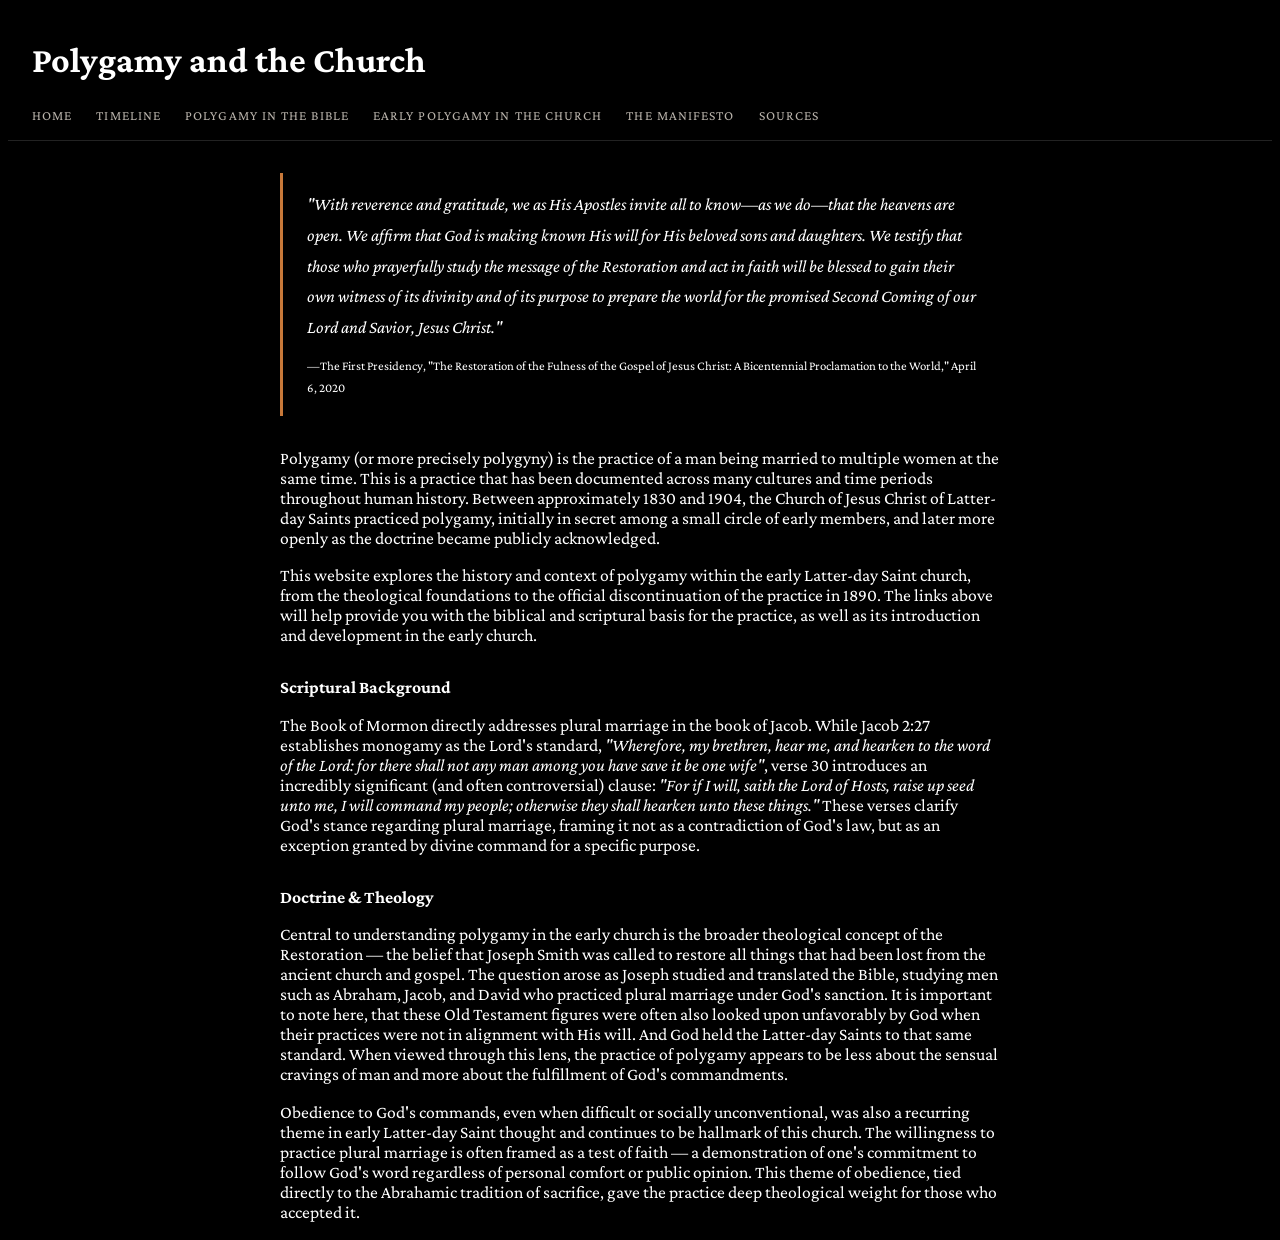
<file: index.html>
<!DOCTYPE html>
<html lang-"en">

  <head>
    <meta charset="UTF-8">
    <meta name="viewport" content="width=device-width, initial-scale=1.0">
    <title>REL225</title>
   
    <link href="https://fonts.googleapis.com/css2?family=Crimson+Pro:ital,wght@0,400;0,600;1,400&display=swap" rel="stylesheet">
    <link rel="stylesheet" href="styles.css">
  </head>

  <body>
    <h1>Polygamy and the Church</h1>
    <nav>
      <ul>
        <li><a href="index.html">Home</a></li>
        <li><a href="polygamy/timeline.html">Timeline</a></li>
        <li><a href="polygamy/bible.html">Polygamy in the Bible</a></li>
        <li><a href="polygamy/early.html">Early Polygamy in the Church</a></li>
        <li><a href="polygamy/manifesto.html">The Manifesto</a></li>
        <li><a href="sources.html">Sources</a></li>
      </ul>
    </nav>

    <main>
      

    <blockquote>
      "With reverence and gratitude, we as His Apostles invite all to know—as we do—that the heavens are open. We affirm that God is making known His will for His beloved sons and daughters. We testify that those who prayerfully study the message of the Restoration and act in faith will be blessed to gain their own witness of its divinity and of its purpose to prepare the world for the promised Second Coming of our Lord and Savior, Jesus Christ."
      <cite>—The First Presidency, "The Restoration of the Fulness of the Gospel of Jesus Christ: A Bicentennial Proclamation to the World," April 6, 2020</cite>
    </blockquote>

    <p>Polygamy (or more precisely polygyny) is the practice of a man being married to multiple women at the same time. This is a practice that has been documented across many cultures and time periods throughout human history. Between approximately 1830 and 1904, the Church of Jesus Christ of Latter-day Saints practiced polygamy, initially in secret among a small circle of early members, and later more openly as the doctrine became publicly acknowledged.</p>

    <p>This website explores the history and context of polygamy within the early Latter-day Saint church, from the theological foundations to the official discontinuation of the practice in 1890. The links above will help provide you with the biblical and scriptural basis for the practice, as well as its introduction and development in the early church.</p>

    <h3>Scriptural Background</h3>

    <p>The Book of Mormon directly addresses plural marriage in the book of Jacob. While Jacob 2:27 establishes monogamy as the Lord's standard, <em>"Wherefore, my brethren, hear me, and hearken to the word of the Lord: for there shall not any man among you have save it be one wife"</em>, verse 30 introduces an incredibly significant (and often controversial) clause: <em>"For if I will, saith the Lord of Hosts, raise up seed unto me, I will command my people; otherwise they shall hearken unto these things."</em> These verses clarify God's stance regarding plural marriage, framing it not as a contradiction of God's law, but as an exception granted by divine command for a specific purpose.</p>

    <h3>Doctrine & Theology</h3>

    <p>Central to understanding polygamy in the early church is the broader theological concept of the Restoration — the belief that Joseph Smith was called to restore all things that had been lost from the ancient church and gospel. The question arose as Joseph studied and translated the Bible, studying men such as Abraham, Jacob, and David who practiced plural marriage under God's sanction. It is important to note here, that these Old Testament figures were often also looked upon unfavorably by God when their practices were not in alignment with His will. And God held the Latter-day Saints to that same standard. When viewed through this lens, the practice of polygamy appears to be less about the sensual cravings of man and more about the fulfillment of God's commandments.</p>

    <p>Obedience to God's commands, even when difficult or socially unconventional, was also a recurring theme in early Latter-day Saint thought and continues to be hallmark of this church. The willingness to practice plural marriage is often framed as a test of faith — a demonstration of one's commitment to follow God's word regardless of personal comfort or public opinion. This theme of obedience, tied directly to the Abrahamic tradition of sacrifice, gave the practice deep theological weight for those who accepted it.</p>

  </main>
    
  </body>
</html>
</file>
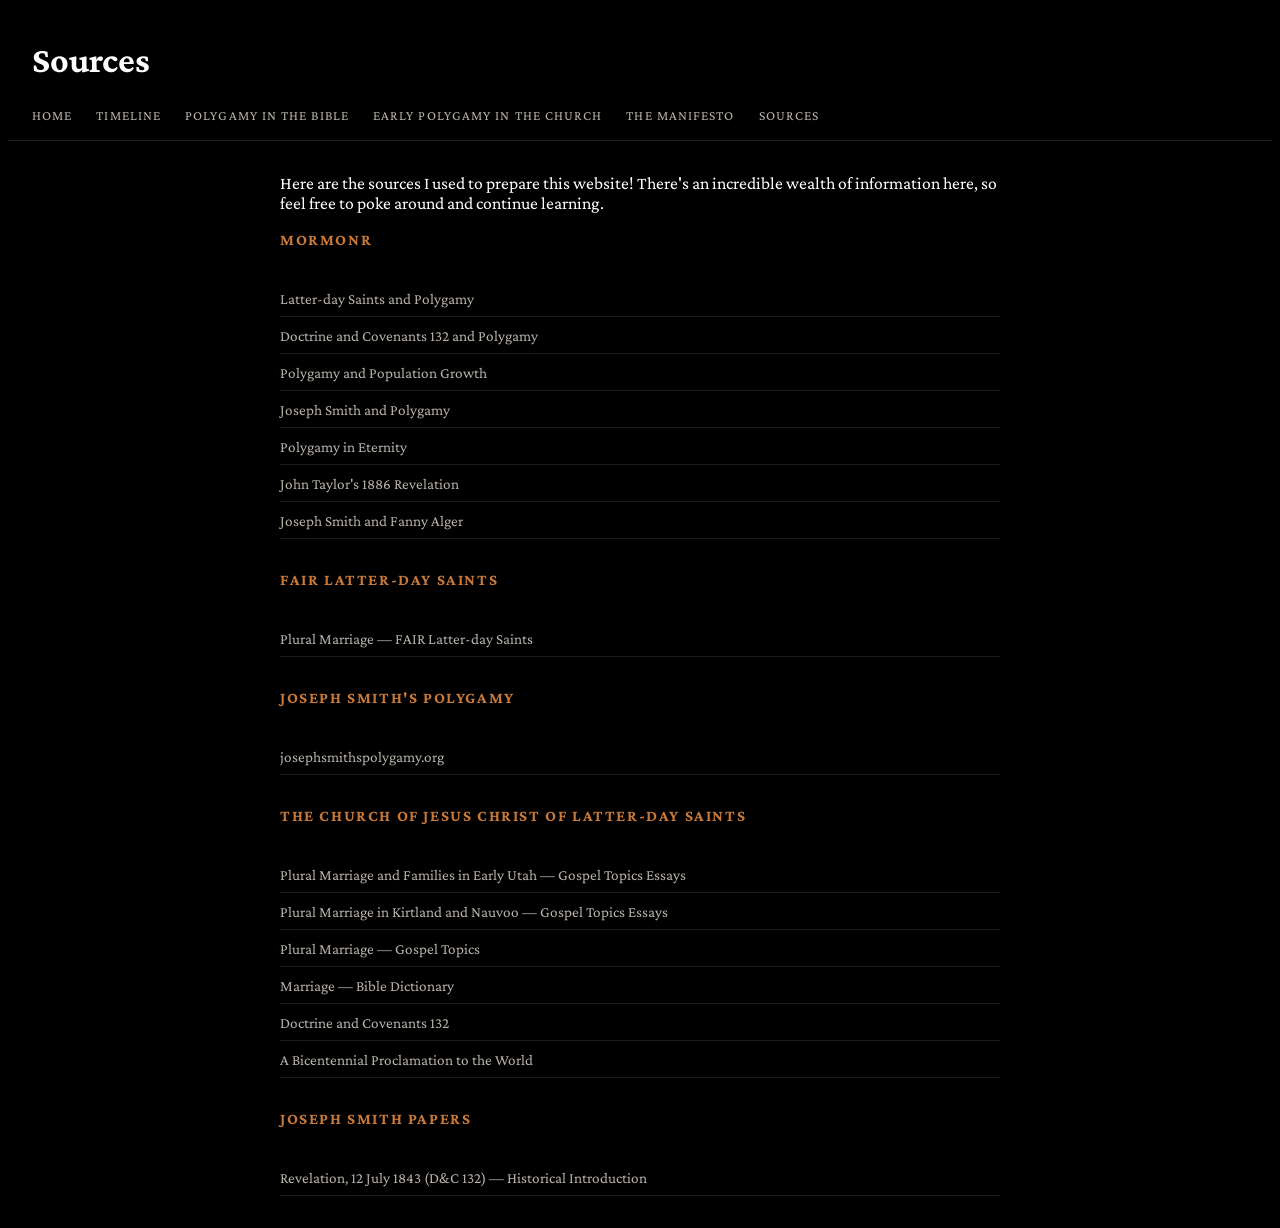
<file: sources.html>
<!DOCTYPE html>
<html lang="en">
<head>
    <meta charset="UTF-8">
    <meta name="viewport" content="width=device-width, initial-scale=1.0">
    <title>Sources</title>

    <link href="https://fonts.googleapis.com/css2?family=Crimson+Pro:ital,wght@0,400;0,600;1,400&display=swap" rel="stylesheet">
    <link rel="stylesheet" href="styles.css">
</head>
<body>
    <h1>Sources</h1>
    <nav>
      <ul>
        <li><a href="index.html">Home</a></li>
        <li><a href="polygamy/timeline.html">Timeline</a></li>
        <li><a href="polygamy/bible.html">Polygamy in the Bible</a></li>
        <li><a href="polygamy/early.html">Early Polygamy in the Church</a></li>
        <li><a href="polygamy/manifesto.html">The Manifesto</a></li>
        <li><a href="sources.html">Sources</a></li>
      </ul>
    </nav>

    <main>
        <p>Here are the sources I used to prepare this website! There's an incredible wealth of information here, so feel free to poke around and continue learning.</p>

        <h2 class="sources-header">MormonR</h2>
        <ul class="sources-list">
            <li><a href="https://mormonr.org/qnas/tM3Gfb/latter_day_saints_and_polygamy" target="_blank">Latter-day Saints and Polygamy</a></li>
            <li><a href="https://mormonr.org/qnas/spymbg/doctrine_and_covenants_132_and_polygamy" target="_blank">Doctrine and Covenants 132 and Polygamy</a></li>
            <li><a href="https://mormonr.org/qnas/fX8STb/polygamy_and_population_growth" target="_blank">Polygamy and Population Growth</a></li>
            <li><a href="https://mormonr.org/qnas/VvSJBb/joseph_smith_and_polygamy" target="_blank">Joseph Smith and Polygamy</a></li>
            <li><a href="https://mormonr.org/qnas/6tLoD/polygamy_in_eternity" target="_blank">Polygamy in Eternity</a></li>
            <li><a href="https://mormonr.org/qnas/vFgD6f/john_taylors_1886_revelation" target="_blank">John Taylor's 1886 Revelation</a></li>
            <li><a href="https://mormonr.org/qnas/qp3yc/joseph_smith_and_fanny_alger" target="_blank">Joseph Smith and Fanny Alger</a></li>
        </ul>

        <h2 class="sources-header">FAIR Latter-day Saints</h2>
        <ul class="sources-list">
            <li><a href="https://www.fairlatterdaysaints.org/answers/Plural_marriage" target="_blank">Plural Marriage — FAIR Latter-day Saints</a></li>
        </ul>

        <h2 class="sources-header">Joseph Smith's Polygamy</h2>
        <ul class="sources-list">
            <li><a href="https://josephsmithspolygamy.org/" target="_blank">josephsmithspolygamy.org</a></li>
        </ul>

        <h2 class="sources-header">The Church of Jesus Christ of Latter-day Saints</h2>
        <ul class="sources-list">
            <li><a href="https://www.churchofjesuschrist.org/study/manual/gospel-topics-essays/plural-marriage-and-families-in-early-utah?lang=eng" target="_blank">Plural Marriage and Families in Early Utah — Gospel Topics Essays</a></li>
            <li><a href="https://www.churchofjesuschrist.org/study/manual/gospel-topics-essays/plural-marriage-in-kirtland-and-nauvoo?lang=eng" target="_blank">Plural Marriage in Kirtland and Nauvoo — Gospel Topics Essays</a></li>
            <li><a href="https://www.churchofjesuschrist.org/study/manual/gospel-topics/plural-marriage?lang=eng" target="_blank">Plural Marriage — Gospel Topics</a></li>
            <li><a href="https://www.churchofjesuschrist.org/study/scriptures/gs/marriage-marry?lang=eng" target="_blank">Marriage — Bible Dictionary</a></li>
            <li><a href="https://www.churchofjesuschrist.org/study/scriptures/dc-testament/dc/132?lang=eng" target="_blank">Doctrine and Covenants 132</a></li>
            <li><a href="https://www.churchofjesuschrist.org/study/scriptures/the-restoration-of-the-fulness-of-the-gospel-of-jesus-christ/a-bicentennial-proclamation-to-the-world?lang=eng" target="_blank">A Bicentennial Proclamation to the World</a></li>
        </ul>

        <h2 class="sources-header">Joseph Smith Papers</h2>
        <ul class="sources-list">
            <li><a href="https://www.josephsmithpapers.org/paper-summary/revelation-12-july-1843-dc-132/8?highlight=Revelation,%2012%20July%201843#historical-intro" target="_blank">Revelation, 12 July 1843 (D&C 132) — Historical Introduction</a></li>
        </ul>
    </main>
</body>
</html>
</file>
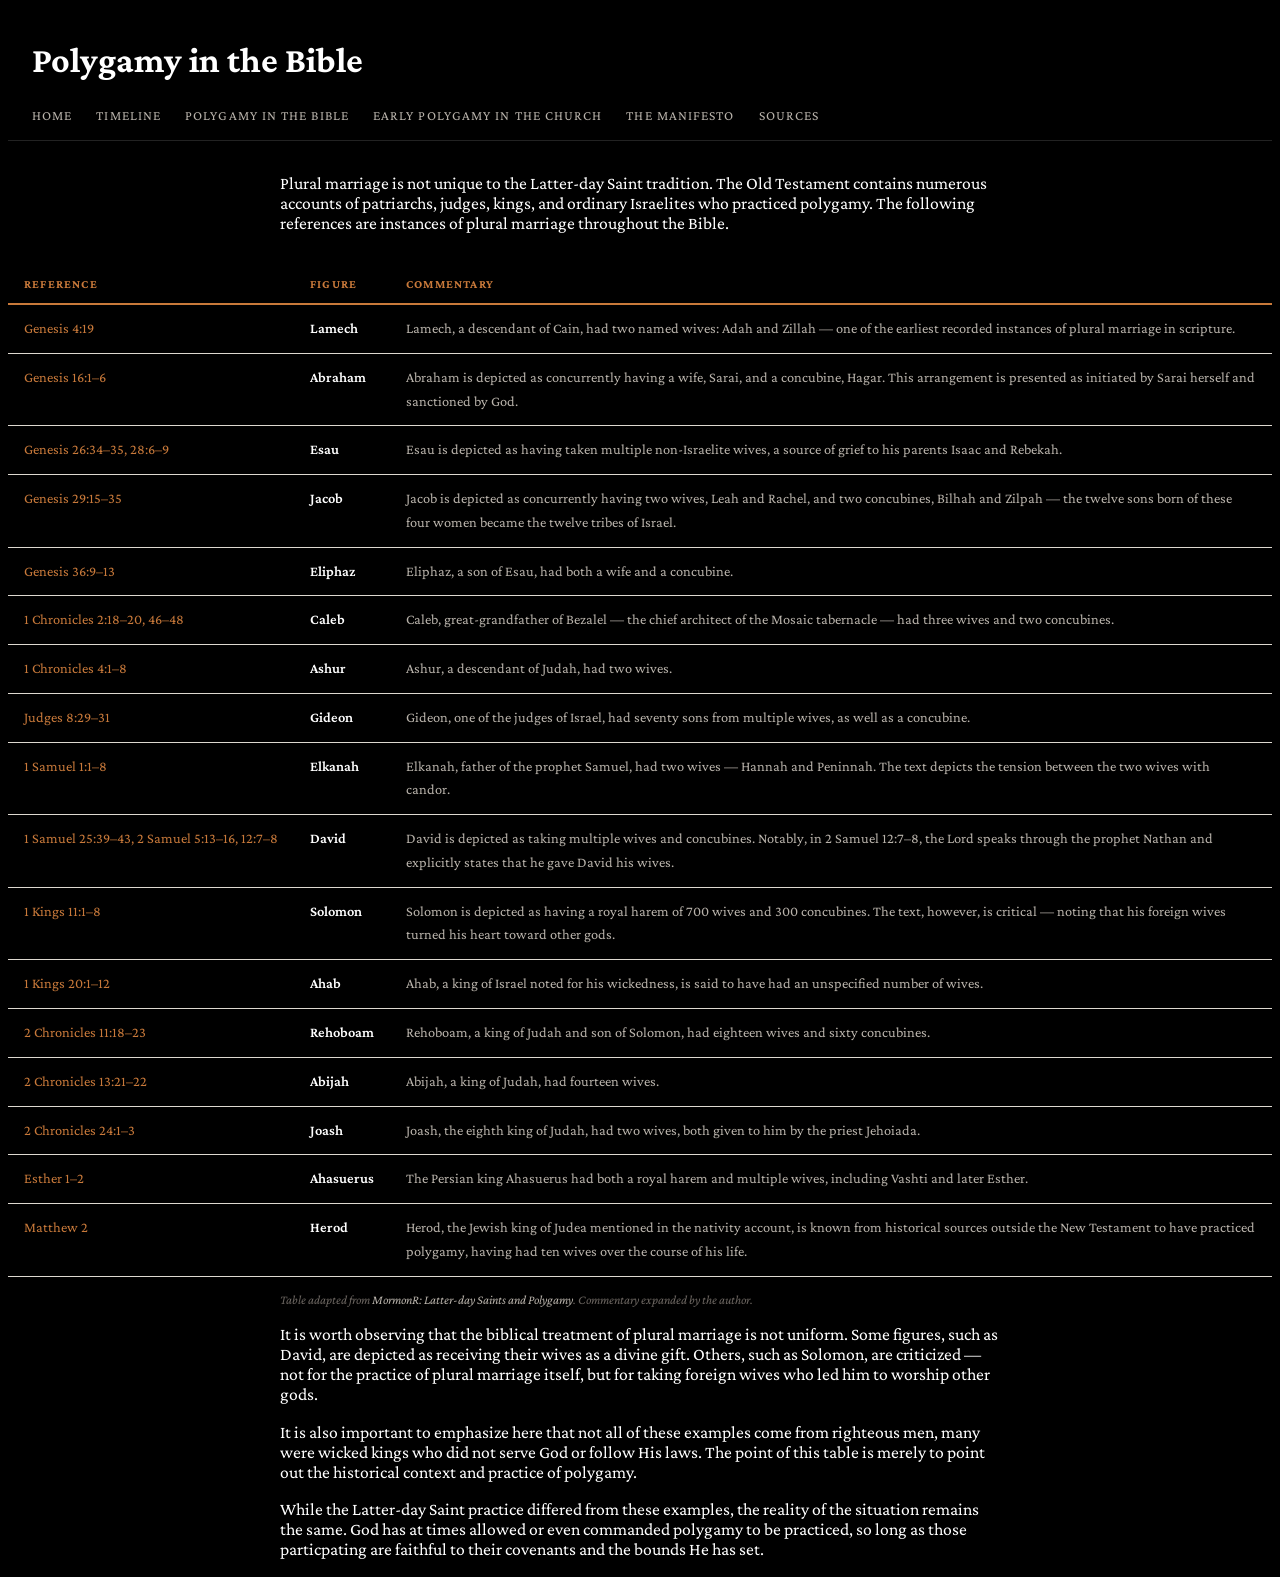
<file: polygamy/bible.html>
<!DOCTYPE html>
<html lang="en">
<head>
    <meta charset="UTF-8">
    <meta name="viewport" content="width=device-width, initial-scale=1.0">
    <title>Polygamy in the Bible</title>


    <link href="https://fonts.googleapis.com/css2?family=Crimson+Pro:ital,wght@0,400;0,600;1,400&display=swap" rel="stylesheet">
    <link rel="stylesheet" href="../styles.css">
</head>
<body>
    <h1>Polygamy in the Bible</h1>
    <nav>
      <ul>
        <li><a href="../index.html">Home</a></li>
        <li><a href="timeline.html">Timeline</a></li>
        <li><a href="bible.html">Polygamy in the Bible</a></li>
        <li><a href="early.html">Early Polygamy in the Church</a></li>
        <li><a href="manifesto.html">The Manifesto</a></li>
        <li><a href="../sources.html">Sources</a></li>
      </ul>
    </nav>


    <p>Plural marriage is not unique to the Latter-day Saint tradition. The Old Testament contains numerous accounts of patriarchs, judges, kings, and ordinary Israelites who practiced polygamy. The following references are instances of plural marriage throughout the Bible.</p>

    <table class="bible-table">
        <thead>
            <tr>
                <th>Reference</th>
                <th>Figure</th>
                <th>Commentary</th>
            </tr>
        </thead>
        <tbody>
            <tr>
                <td><a href="https://www.churchofjesuschrist.org/study/scriptures/ot/gen/4?lang=eng&id=p19#p19" target="_blank">Genesis 4:19</a></td>
                <td>Lamech</td>
                <td>Lamech, a descendant of Cain, had two named wives: Adah and Zillah — one of the earliest recorded instances of plural marriage in scripture.</td>
            </tr>
            <tr>
                <td><a href="https://www.churchofjesuschrist.org/study/scriptures/ot/gen/16?lang=eng&id=p1-p6#p1" target="_blank">Genesis 16:1–6</a></td>
                <td>Abraham</td>
                <td>Abraham is depicted as concurrently having a wife, Sarai, and a concubine, Hagar. This arrangement is presented as initiated by Sarai herself and sanctioned by God.</td>
            </tr>
            <tr>
                <td><a href="https://www.churchofjesuschrist.org/study/scriptures/ot/gen/26?lang=eng&id=p34-p35#p34" target="_blank">Genesis 26:34–35, 28:6–9</a></td>
                <td>Esau</td>
                <td>Esau is depicted as having taken multiple non-Israelite wives, a source of grief to his parents Isaac and Rebekah.</td>
            </tr>
            <tr>
                <td><a href="https://www.churchofjesuschrist.org/study/scriptures/ot/gen/29?lang=eng&id=p15-p35#p15" target="_blank">Genesis 29:15–35</a></td>
                <td>Jacob</td>
                <td>Jacob is depicted as concurrently having two wives, Leah and Rachel, and two concubines, Bilhah and Zilpah — the twelve sons born of these four women became the twelve tribes of Israel.</td>
            </tr>
            <tr>
                <td><a href="https://www.churchofjesuschrist.org/study/scriptures/ot/gen/36?lang=eng&id=p9-p13#p9" target="_blank">Genesis 36:9–13</a></td>
                <td>Eliphaz</td>
                <td>Eliphaz, a son of Esau, had both a wife and a concubine.</td>
            </tr>
            <tr>
                <td><a href="https://www.churchofjesuschrist.org/study/scriptures/ot/1-chr/2?lang=eng&id=p18-p20#p18" target="_blank">1 Chronicles 2:18–20, 46–48</a></td>
                <td>Caleb</td>
                <td>Caleb, great-grandfather of Bezalel — the chief architect of the Mosaic tabernacle — had three wives and two concubines.</td>
            </tr>
            <tr>
                <td><a href="https://www.churchofjesuschrist.org/study/scriptures/ot/1-chr/4?lang=eng&id=p1-p8#p1" target="_blank">1 Chronicles 4:1–8</a></td>
                <td>Ashur</td>
                <td>Ashur, a descendant of Judah, had two wives.</td>
            </tr>
            <tr>
                <td><a href="https://www.churchofjesuschrist.org/study/scriptures/ot/judg/8?lang=eng&id=p29-p31#p29" target="_blank">Judges 8:29–31</a></td>
                <td>Gideon</td>
                <td>Gideon, one of the judges of Israel, had seventy sons from multiple wives, as well as a concubine.</td>
            </tr>
            <tr>
                <td><a href="https://www.churchofjesuschrist.org/study/scriptures/ot/1-sam/1?lang=eng&id=p1-p8#p1" target="_blank">1 Samuel 1:1–8</a></td>
                <td>Elkanah</td>
                <td>Elkanah, father of the prophet Samuel, had two wives — Hannah and Peninnah. The text depicts the tension between the two wives with candor.</td>
            </tr>
            <tr>
                <td><a href="https://www.churchofjesuschrist.org/study/scriptures/ot/1-sam/25?lang=eng&id=p39-p43#p39" target="_blank">1 Samuel 25:39–43, 2 Samuel 5:13–16, 12:7–8</a></td>
                <td>David</td>
                <td>David is depicted as taking multiple wives and concubines. Notably, in 2 Samuel 12:7–8, the Lord speaks through the prophet Nathan and explicitly states that he gave David his wives.</td>
            </tr>
            <tr>
                <td><a href="https://www.churchofjesuschrist.org/study/scriptures/ot/1-kgs/11?lang=eng&id=p1-p8#p1" target="_blank">1 Kings 11:1–8</a></td>
                <td>Solomon</td>
                <td>Solomon is depicted as having a royal harem of 700 wives and 300 concubines. The text, however, is critical — noting that his foreign wives turned his heart toward other gods.</td>
            </tr>
            <tr>
                <td><a href="https://www.churchofjesuschrist.org/study/scriptures/ot/1-kgs/20?lang=eng&id=p1-p12#p1" target="_blank">1 Kings 20:1–12</a></td>
                <td>Ahab</td>
                <td>Ahab, a king of Israel noted for his wickedness, is said to have had an unspecified number of wives.</td>
            </tr>
            <tr>
                <td><a href="https://www.churchofjesuschrist.org/study/scriptures/ot/2-chr/11?lang=eng&id=p18-p23#p18" target="_blank">2 Chronicles 11:18–23</a></td>
                <td>Rehoboam</td>
                <td>Rehoboam, a king of Judah and son of Solomon, had eighteen wives and sixty concubines.</td>
            </tr>
            <tr>
                <td><a href="https://www.churchofjesuschrist.org/study/scriptures/ot/2-chr/13?lang=eng&id=p21-p22#p21" target="_blank">2 Chronicles 13:21–22</a></td>
                <td>Abijah</td>
                <td>Abijah, a king of Judah, had fourteen wives.</td>
            </tr>
            <tr>
                <td><a href="https://www.churchofjesuschrist.org/study/scriptures/ot/2-chr/24?lang=eng&id=p1-p3#p1" target="_blank">2 Chronicles 24:1–3</a></td>
                <td>Joash</td>
                <td>Joash, the eighth king of Judah, had two wives, both given to him by the priest Jehoiada.</td>
            </tr>
            <tr>
                <td><a href="https://www.churchofjesuschrist.org/study/scriptures/ot/esth/1?lang=eng" target="_blank">Esther 1–2</a></td>
                <td>Ahasuerus</td>
                <td>The Persian king Ahasuerus had both a royal harem and multiple wives, including Vashti and later Esther.</td>
            </tr>
            <tr>
                <td><a href="https://www.churchofjesuschrist.org/study/scriptures/nt/matt/2?lang=eng" target="_blank">Matthew 2</a></td>
                <td>Herod</td>
                <td>Herod, the Jewish king of Judea mentioned in the nativity account, is known from historical sources outside the New Testament to have practiced polygamy, having had ten wives over the course of his life.</td>
            </tr>
        </tbody>
    </table>
    <p class="table-credit">Table adapted from <a href="https://mormonr.org/qnas/tM3Gfb/latter_day_saints_and_polygamy" target="_blank">MormonR: Latter-day Saints and Polygamy</a>. Commentary expanded by the author.</p>

    <p>It is worth observing that the biblical treatment of plural marriage is not uniform. Some figures, such as David, are depicted as receiving their wives as a divine gift. Others, such as Solomon, are criticized — not for the practice of plural marriage itself, but for taking foreign wives who led him to worship other gods.</p>
    <p>It is also important to emphasize here that not all of these examples come from righteous men, many were wicked kings who did not serve God or follow His laws. The point of this table is merely to point out the historical context and practice of polygamy. </p>
    <p>While the Latter-day Saint practice differed from these examples, the reality of the situation remains the same. God has at times allowed or even commanded polygamy to be practiced, so long as those particpating are faithful to their covenants and the bounds He has set.</p>

</body>
</html>
</file>
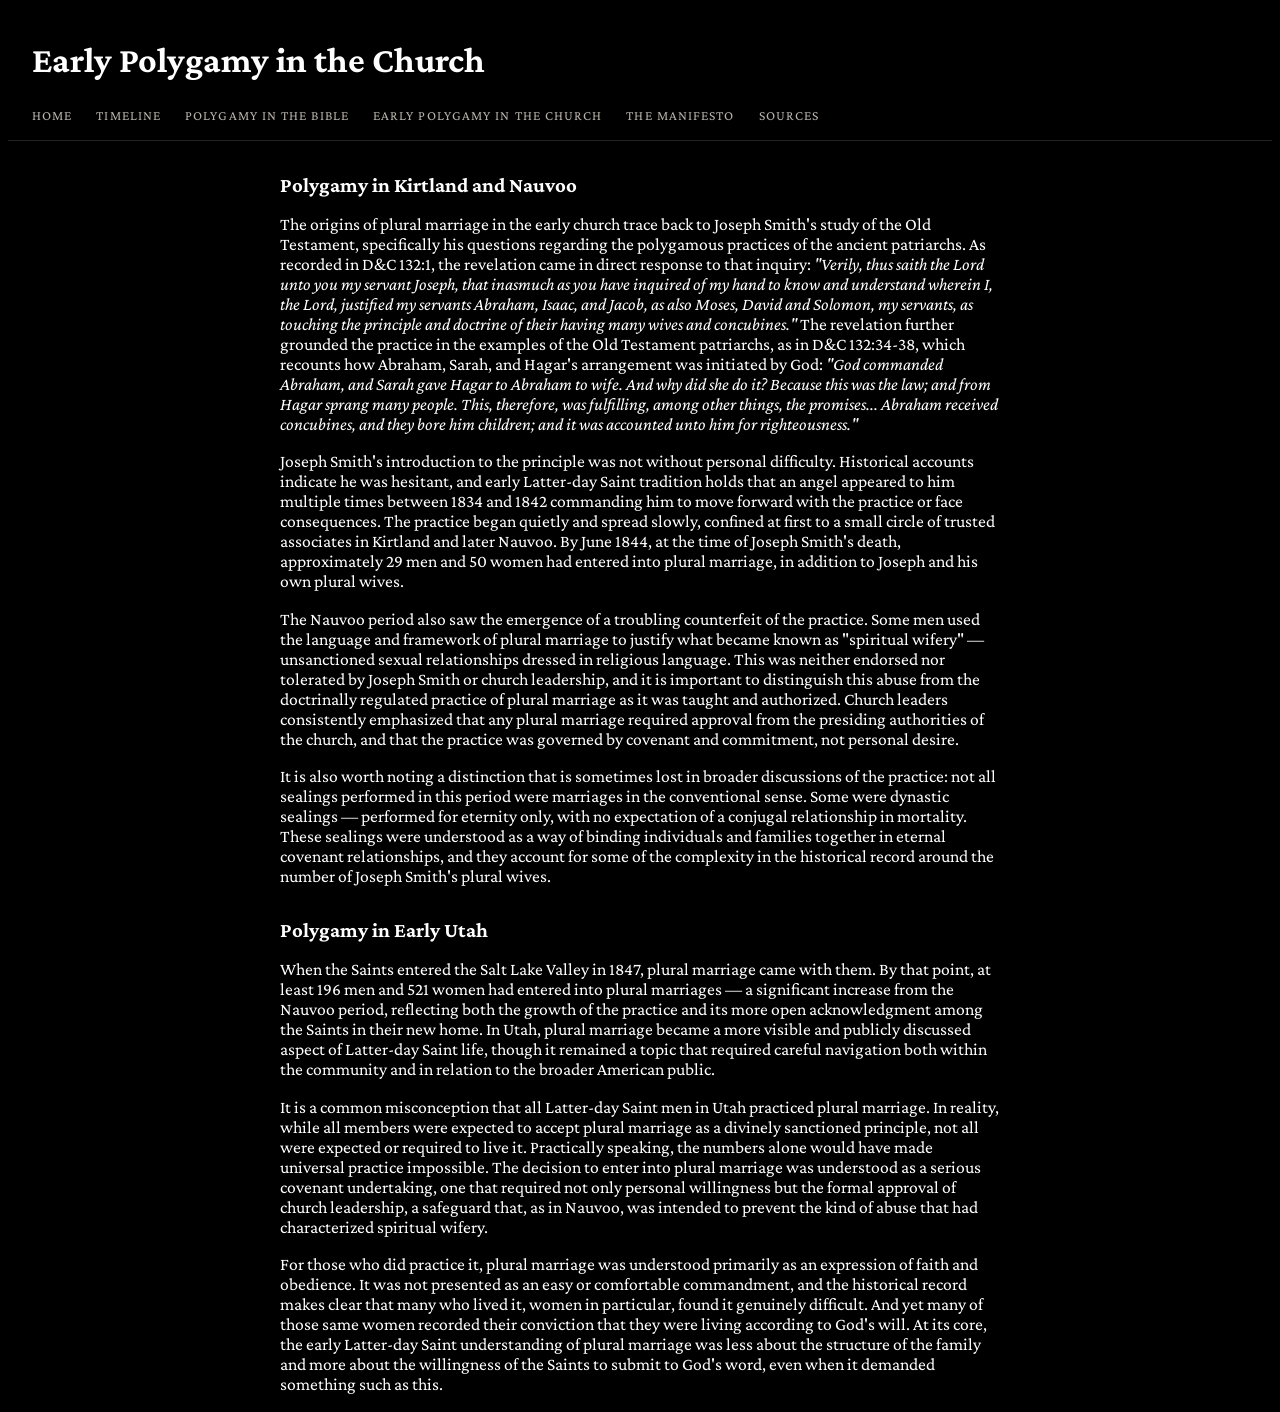
<file: polygamy/early.html>
<!DOCTYPE html>
<html lang="en">
<head>
    <meta charset="UTF-8">
    <meta name="viewport" content="width=device-width, initial-scale=1.0">
    <title>Early Polygamy in the Church</title>

    <link href="https://fonts.googleapis.com/css2?family=Crimson+Pro:ital,wght@0,400;0,600;1,400&display=swap" rel="stylesheet">
    <link rel="stylesheet" href="../styles.css">
</head>
<body>
    <h1>Early Polygamy in the Church</h1>
    <nav>
      <ul>
        <li><a href="../index.html">Home</a></li>
        <li><a href="timeline.html">Timeline</a></li>
        <li><a href="bible.html">Polygamy in the Bible</a></li>
        <li><a href="early.html">Early Polygamy in the Church</a></li>
        <li><a href="manifesto.html">The Manifesto</a></li>
        <li><a href="../sources.html">Sources</a></li>
      </ul>
    </nav>
    <main>
        <h2>Polygamy in Kirtland and Nauvoo</h2>

        <p>The origins of plural marriage in the early church trace back to Joseph Smith's study of the Old Testament, specifically his questions regarding the polygamous practices of the ancient patriarchs. As recorded in D&C 132:1, the revelation came in direct response to that inquiry: <em>"Verily, thus saith the Lord unto you my servant Joseph, that inasmuch as you have inquired of my hand to know and understand wherein I, the Lord, justified my servants Abraham, Isaac, and Jacob, as also Moses, David and Solomon, my servants, as touching the principle and doctrine of their having many wives and concubines."</em> The revelation further grounded the practice in the examples of the Old Testament patriarchs, as in D&C 132:34-38, which recounts how Abraham, Sarah, and Hagar's arrangement was initiated by God: <em>"God commanded Abraham, and Sarah gave Hagar to Abraham to wife. And why did she do it? Because this was the law; and from Hagar sprang many people. This, therefore, was fulfilling, among other things, the promises... Abraham received concubines, and they bore him children; and it was accounted unto him for righteousness."</em></p>

        <p>Joseph Smith's introduction to the principle was not without personal difficulty. Historical accounts indicate he was hesitant, and early Latter-day Saint tradition holds that an angel appeared to him multiple times between 1834 and 1842 commanding him to move forward with the practice or face consequences. The practice began quietly and spread slowly, confined at first to a small circle of trusted associates in Kirtland and later Nauvoo. By June 1844, at the time of Joseph Smith's death, approximately 29 men and 50 women had entered into plural marriage, in addition to Joseph and his own plural wives.</p>

        <p>The Nauvoo period also saw the emergence of a troubling counterfeit of the practice. Some men used the language and framework of plural marriage to justify what became known as "spiritual wifery" — unsanctioned sexual relationships dressed in religious language. This was neither endorsed nor tolerated by Joseph Smith or church leadership, and it is important to distinguish this abuse from the doctrinally regulated practice of plural marriage as it was taught and authorized. Church leaders consistently emphasized that any plural marriage required approval from the presiding authorities of the church, and that the practice was governed by covenant and commitment, not personal desire.</p>

        <p>It is also worth noting a distinction that is sometimes lost in broader discussions of the practice: not all sealings performed in this period were marriages in the conventional sense. Some were dynastic sealings — performed for eternity only, with no expectation of a conjugal relationship in mortality. These sealings were understood as a way of binding individuals and families together in eternal covenant relationships, and they account for some of the complexity in the historical record around the number of Joseph Smith's plural wives.</p>

        <h2>Polygamy in Early Utah</h2>

        <p>When the Saints entered the Salt Lake Valley in 1847, plural marriage came with them. By that point, at least 196 men and 521 women had entered into plural marriages — a significant increase from the Nauvoo period, reflecting both the growth of the practice and its more open acknowledgment among the Saints in their new home. In Utah, plural marriage became a more visible and publicly discussed aspect of Latter-day Saint life, though it remained a topic that required careful navigation both within the community and in relation to the broader American public.</p>

        <p>It is a common misconception that all Latter-day Saint men in Utah practiced plural marriage. In reality, while all members were expected to accept plural marriage as a divinely sanctioned principle, not all were expected or required to live it. Practically speaking, the numbers alone would have made universal practice impossible. The decision to enter into plural marriage was understood as a serious covenant undertaking, one that required not only personal willingness but the formal approval of church leadership, a safeguard that, as in Nauvoo, was intended to prevent the kind of abuse that had characterized spiritual wifery.</p>

        <p>For those who did practice it, plural marriage was understood primarily as an expression of faith and obedience. It was not presented as an easy or comfortable commandment, and the historical record makes clear that many who lived it, women in particular, found it genuinely difficult. And yet many of those same women recorded their conviction that they were living according to God's will. At its core, the early Latter-day Saint understanding of plural marriage was less about the structure of the family and more about the willingness of the Saints to submit to God's word, even when it demanded something such as this.</p>
    </main>
    
</body>
</html>
</file>
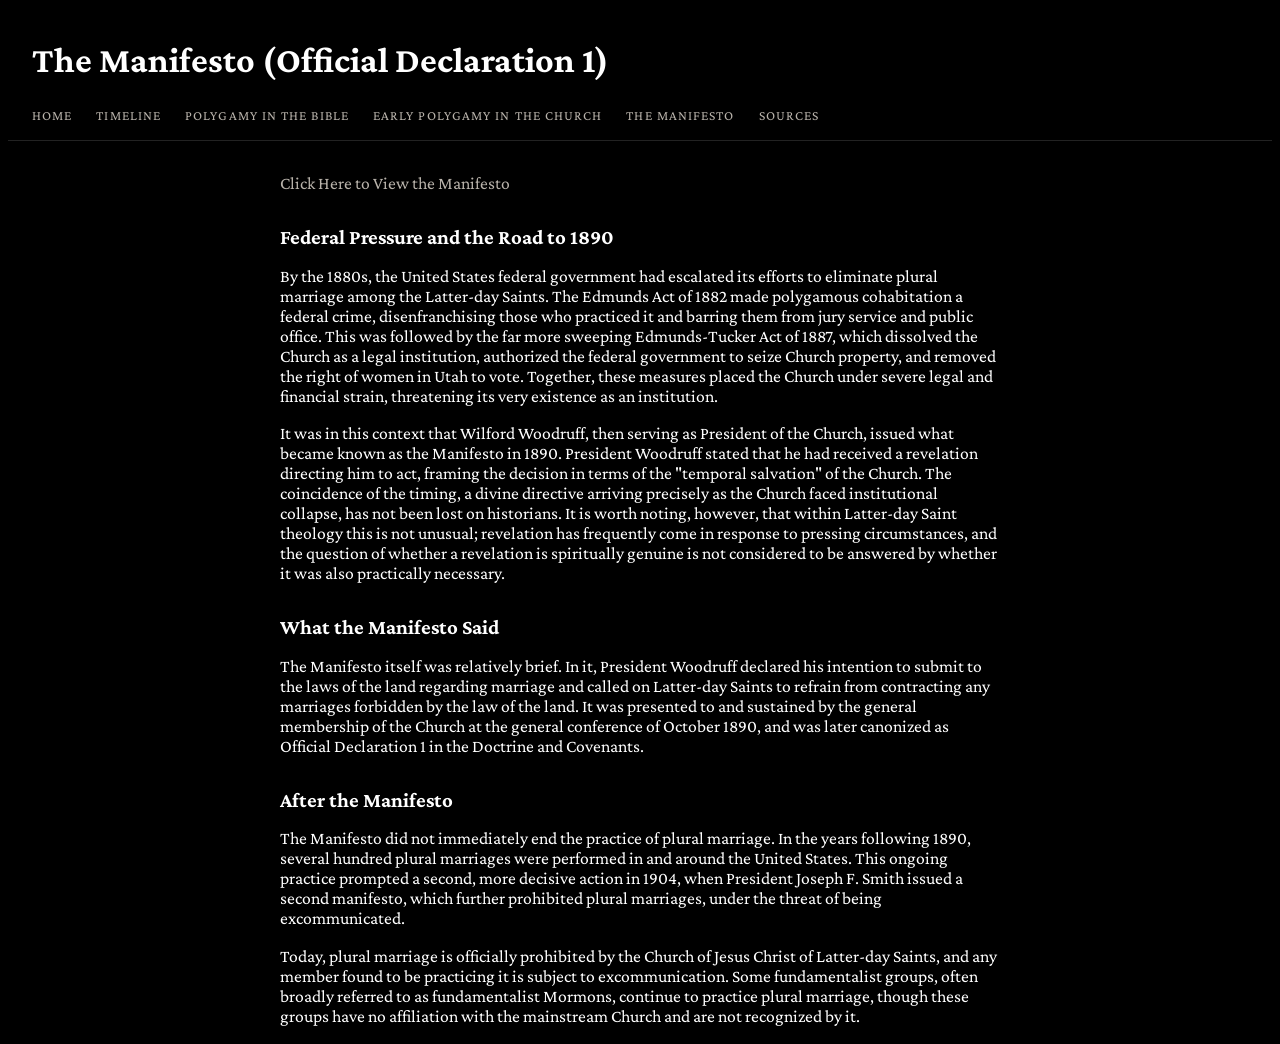
<file: polygamy/manifesto.html>
<!DOCTYPE html>
<html lang="en">
<head>
    <meta charset="UTF-8">
    <meta name="viewport" content="width=device-width, initial-scale=1.0">
    <title>The Manifesto (Official Declaration 1)</title>

    <link href="https://fonts.googleapis.com/css2?family=Crimson+Pro:ital,wght@0,400;0,600;1,400&display=swap" rel="stylesheet">
    <link rel="stylesheet" href="../styles.css">
</head>
<body>
    <h1>The Manifesto (Official Declaration 1)</h1>
    <nav>
      <ul>
        <li><a href="../index.html">Home</a></li>
        <li><a href="timeline.html">Timeline</a></li>
        <li><a href="bible.html">Polygamy in the Bible</a></li>
        <li><a href="early.html">Early Polygamy in the Church</a></li>
        <li><a href="manifesto.html">The Manifesto</a></li>
        <li><a href="../sources.html">Sources</a></li>
      </ul>
    </nav>
    <main>
        <a href="https://www.churchofjesuschrist.org/study/scriptures/dc-testament/od/1?lang=eng">Click Here to View the Manifesto</a>
    
        <h2>Federal Pressure and the Road to 1890</h2>

        <p>By the 1880s, the United States federal government had escalated its efforts to eliminate plural marriage among the Latter-day Saints. The Edmunds Act of 1882 made polygamous cohabitation a federal crime, disenfranchising those who practiced it and barring them from jury service and public office. This was followed by the far more sweeping Edmunds-Tucker Act of 1887, which dissolved the Church as a legal institution, authorized the federal government to seize Church property, and removed the right of women in Utah to vote. Together, these measures placed the Church under severe legal and financial strain, threatening its very existence as an institution.</p>

        <p>It was in this context that Wilford Woodruff, then serving as President of the Church, issued what became known as the Manifesto in 1890. President Woodruff stated that he had received a revelation directing him to act, framing the decision in terms of the "temporal salvation" of the Church. The coincidence of the timing, a divine directive arriving precisely as the Church faced institutional collapse, has not been lost on historians. It is worth noting, however, that within Latter-day Saint theology this is not unusual; revelation has frequently come in response to pressing circumstances, and the question of whether a revelation is spiritually genuine is not considered to be answered by whether it was also practically necessary.</p>

        <h2>What the Manifesto Said</h2>

        <p>The Manifesto itself was relatively brief. In it, President Woodruff declared his intention to submit to the laws of the land regarding marriage and called on Latter-day Saints to refrain from contracting any marriages forbidden by the law of the land. It was presented to and sustained by the general membership of the Church at the general conference of October 1890, and was later canonized as Official Declaration 1 in the Doctrine and Covenants.</p>

        <h2>After the Manifesto</h2>

        <p>The Manifesto did not immediately end the practice of plural marriage. In the years following 1890, several hundred plural marriages were performed in and around the United States. This ongoing practice prompted a second, more decisive action in 1904, when President Joseph F. Smith issued a second manifesto, which further prohibited plural marriages, under the threat of being excommunicated.</p>

        <p>Today, plural marriage is officially prohibited by the Church of Jesus Christ of Latter-day Saints, and any member found to be practicing it is subject to excommunication. Some fundamentalist groups, often broadly referred to as fundamentalist Mormons, continue to practice plural marriage, though these groups have no affiliation with the mainstream Church and are not recognized by it.</p>
    </main>
    
</body>
</html>
</file>
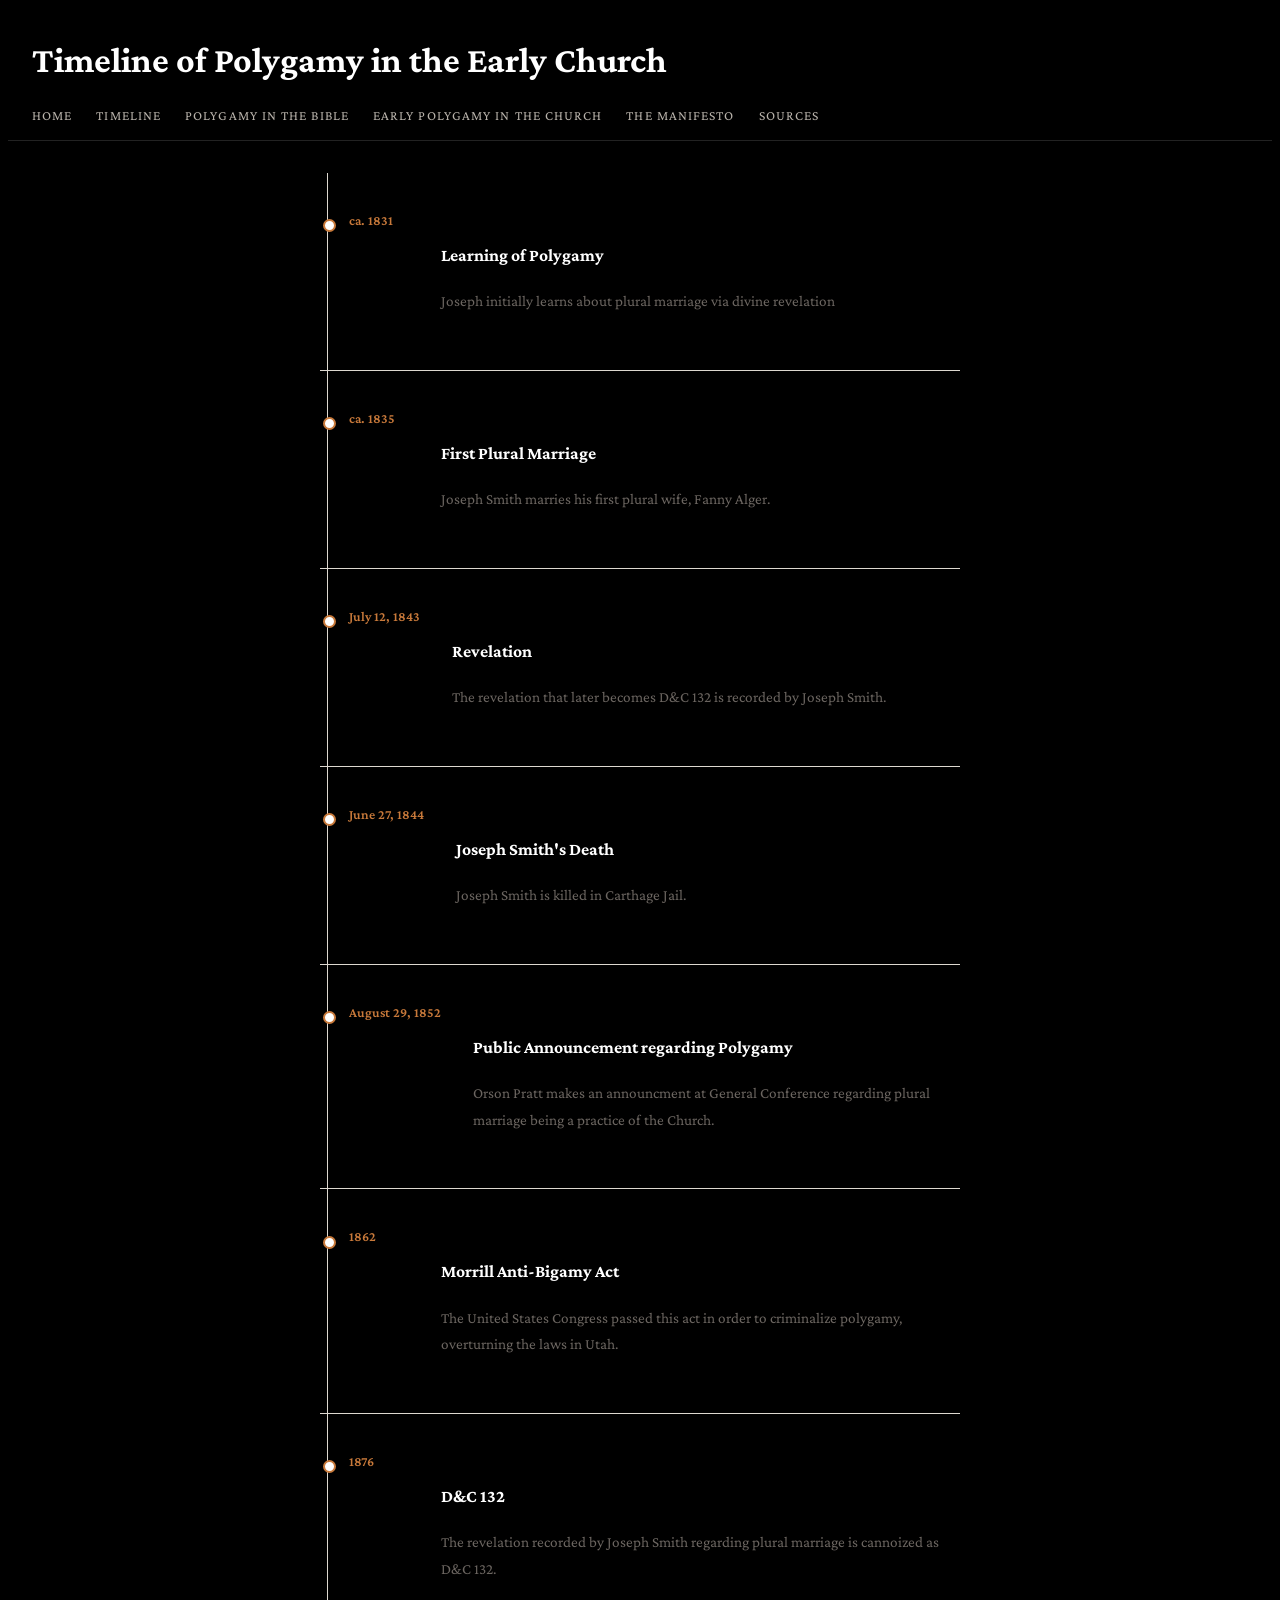
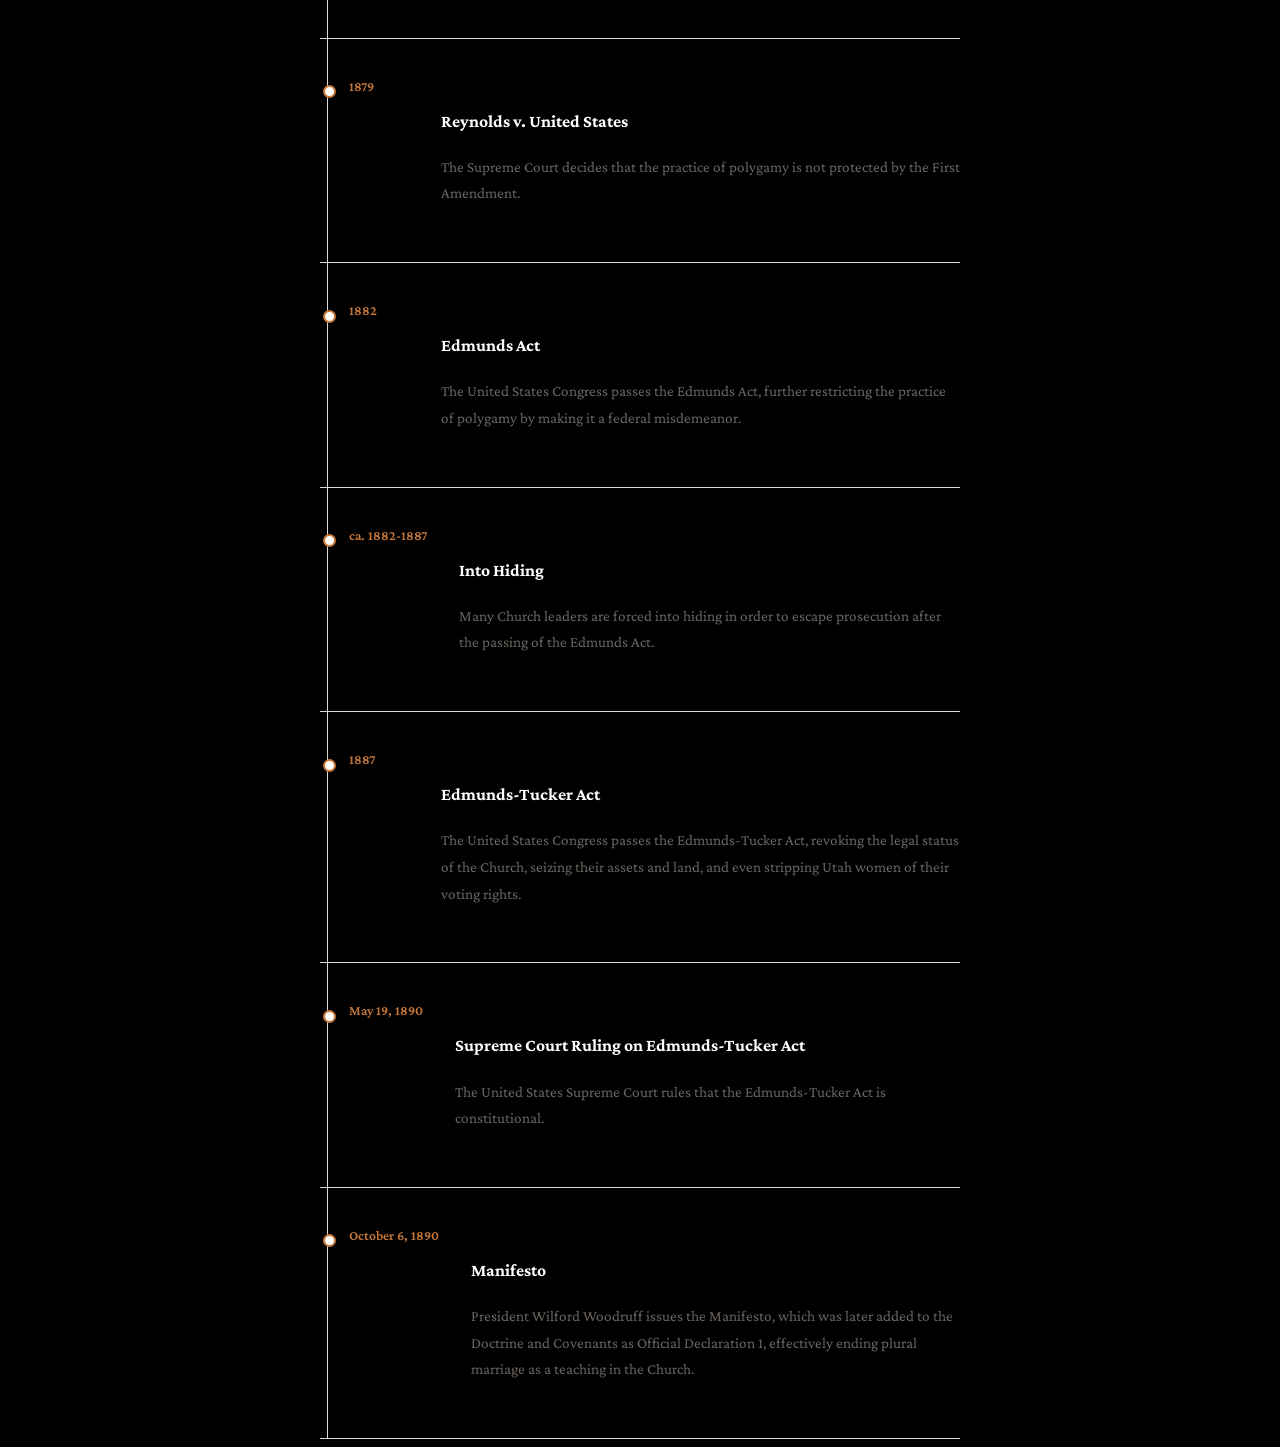
<file: polygamy/timeline.html>
<!DOCTYPE html>
<html lang-"en">

  <head>
    <meta charset="UTF-8">
    <meta name="viewport" content="width=device-width, initial-scale=1.0">
    <title>Timeline of Polygamy in the Early Church</title>

    <link href="https://fonts.googleapis.com/css2?family=Crimson+Pro:ital,wght@0,400;0,600;1,400&display=swap" rel="stylesheet">
    <link rel="stylesheet" href="../styles.css">
  </head>

  <body>
    <h1>Timeline of Polygamy in the Early Church</h1>
    <nav>
      <ul>
        <li><a href="../index.html">Home</a></li>
        <li><a href="timeline.html">Timeline</a></li>
        <li><a href="bible.html">Polygamy in the Bible</a></li>
        <li><a href="early.html">Early Polygamy in the Church</a></li>
        <li><a href="manifesto.html">The Manifesto</a></li>
         <li><a href="../sources.html">Sources</a></li>
      </ul>
    </nav>

    <section class="timeline">

  <div class="entry">
    <div class="year">ca. 1831</div>
    <div class="content">
      <h2>Learning of Polygamy</h2>
      <p>Joseph initially learns about plural marriage via divine revelation</p>
    </div>
  </div>

  <div class="entry">
    <div class="year">ca. 1835</div>
    <div class="content">
      <h2>First Plural Marriage</h2>
      <p>Joseph Smith marries his first plural wife, Fanny Alger.</p>
    </div>
  </div>

  <div class="entry">
    <div class="year">July 12, 1843</div>
    <div class="content">
      <h2>Revelation</h2>
      <p>The revelation that later becomes D&C 132 is recorded by Joseph Smith.</p>
    </div>
  </div>

  <div class="entry">
    <div class="year">June 27, 1844</div>
    <div class="content">
      <h2>Joseph Smith's Death</h2>
      <p>Joseph Smith is killed in Carthage Jail.</p>
    </div>
  </div>

  <div class="entry">
    <div class="year">August 29, 1852</div>
    <div class="content">
      <h2>Public Announcement regarding Polygamy</h2>
      <p>Orson Pratt makes an announcment at General Conference regarding plural marriage being a practice of the Church.</p>
    </div>
  </div>

  <div class="entry">
    <div class="year">1862</div>
    <div class="content">
      <h2>Morrill Anti-Bigamy Act</h2>
      <p>The United States Congress passed this act in order to criminalize polygamy, overturning the laws in Utah.</p>
    </div>  
  </div>

   <div class="entry">
    <div class="year">1876</div>
    <div class="content">
      <h2>D&C 132</h2>
      <p>The revelation recorded by Joseph Smith regarding plural marriage is cannoized as D&C 132.</p>
    </div>  
  </div>

  <div class="entry">
    <div class="year">1879</div>
    <div class="content">
      <h2>Reynolds v. United States</h2>
      <p>The Supreme Court decides that the practice of polygamy is not protected by the First Amendment.</p>
    </div>  
  </div>

  <div class="entry">
    <div class="year">1882</div>
    <div class="content">
      <h2>Edmunds Act</h2>
      <p>The United States Congress passes the Edmunds Act, further restricting the practice of polygamy by making it a federal misdemeanor.</p>
    </div>  
  </div>

  <div class="entry">
    <div class="year">ca. 1882-1887</div>
    <div class="content">
      <h2>Into Hiding</h2>
      <p>Many Church leaders are forced into hiding in order to escape prosecution after the passing of the Edmunds Act.</p>
    </div>  
  </div>

  <div class="entry">
    <div class="year">1887</div>
    <div class="content">
      <h2>Edmunds-Tucker Act</h2>
      <p>The United States Congress passes the Edmunds-Tucker Act, revoking the legal status of the Church, seizing their assets and land, and even stripping Utah women of their voting rights. </p>
    </div>  
  </div>

  <div class="entry">
    <div class="year">May 19, 1890</div>
    <div class="content">
      <h2>Supreme Court Ruling on Edmunds-Tucker Act</h2>
      <p>The United States Supreme Court rules that the Edmunds-Tucker Act is constitutional.</p>
    </div>  
  </div>

  <div class="entry">
    <div class="year">October 6, 1890</div>
    <div class="content">
      <h2>Manifesto</h2>
      <p>President Wilford Woodruff issues the Manifesto, which was later added to the Doctrine and Covenants as Official Declaration 1, effectively ending plural marriage as a teaching in the Church.</p>
    </div>  
  </div>

  


</section>

  </body>
  </html>
</file>
<file: styles.css>
/* ── Base ── */
body {
  background-color: rgb(0, 0, 0);
  font-family: 'Crimson Pro', Georgia, serif;
  font-size: 1.1rem;
  padding-top: 2rem;
}

/* ── Layout container ── */
main, body > p {
  max-width: 720px;
  margin-left: auto;
  margin-right: auto;
  padding: 0 1.5rem;
}

/* ── Nav ── */
nav {
  padding: 1rem 1.5rem;
  border-bottom: 1px solid #222;
  margin-bottom: 2rem;
}

nav ul {
  list-style: none;
  padding: 0;
  margin: 0;
  display: flex;
  flex-wrap: wrap;
  gap: 0.5rem 1.5rem;
}

nav a {
  color: #b8b2aa;
  text-decoration: none;
  font-size: 0.85rem;
  letter-spacing: 0.08em;
  text-transform: uppercase;
}

nav a:hover {
  color: #c8793a;
}

/* ── Typography ── */
h1 {
  color: #ffffff;
  font-size: 36px;
  padding: 0 1.5rem;
  margin: 0 0 0.5rem 0;
}

h2 {
  color: #ffffff;
  font-size: 1.3rem;
  margin: 2rem 0 0.5rem;
}

h3 {
  color: #ffffff;
  font-size: 1.1rem;
  margin: 2rem 0 0.5rem;
}

p {
  color: #ffffff;
}

a {
  color: #b8b2aa;
  text-decoration: none;
  
}

a:hover {
  color: #c8793a;
}

/* ── Blockquote ── */
blockquote {
  border-left: 3px solid #c8793a;
  margin: 2rem 0;
  padding: 1rem 1.5rem;
  color: #ffffff;
  font-style: italic;
  line-height: 1.75;
}

blockquote cite {
  display: block;
  margin-top: 0.75rem;
  font-size: 0.8rem;
  font-style: normal;
  color: #ffffff;
}

/* ── Timeline ── */
.timeline {
  max-width: 640px;
  margin: 0 auto;
  position: relative;
}

.timeline::before {
  content: '';
  position: absolute;
  left: 7px;
  top: 0;
  bottom: 0;
  width: 1px;
  background: #ddd8d0;
}

.entry {
  display: flex;
  gap: 2rem;
  padding: 2.5rem 0;
  border-bottom: 1px solid #ddd8d0;
  position: relative;
}

.entry::before {
  content: '';
  position: absolute;
  left: 3px;
  top: 2.9rem;
  width: 9px;
  height: 9px;
  border-radius: 50%;
  background: #fff;
  border: 2px solid #c8793a;
}

.year {
  min-width: 60px;
  padding-left: 1.8rem;
  font-size: 0.85rem;
  font-weight: 600;
  color: #c8793a;
  flex-shrink: 0;
}

.content {
  display: flex;
  flex-direction: column;
}

.content h2 {
  font-size: 1.1rem;
  margin-bottom: 0.5rem;
  color: #fff;
}

.content p {
  font-size: 0.95rem;
  color: #6b6560;
  line-height: 1.75;
}

.tag {
  display: inline-block;
  margin-top: 0.75rem;
  font-size: 0.68rem;
  letter-spacing: 0.12em;
  text-transform: uppercase;
  color: #b8b2aa;
  border: 1px solid #ddd8d0;
  padding: 0.2em 0.6em;
}

/* ── Bible Table ── */
.bible-table {
  width: 100%;
  border-collapse: collapse;
  margin: 2rem 0;
  font-size: 0.9rem;
}

.bible-table th {
  text-align: left;
  padding: 0.75rem 1rem;
  border-bottom: 2px solid #c8793a;
  color: #c8793a;
  font-size: 0.75rem;
  letter-spacing: 0.1em;
  text-transform: uppercase;
}

.bible-table td {
  padding: 0.75rem 1rem;
  border-bottom: 1px solid #ddd8d0;
  color: #b8b2aa;
  vertical-align: top;
  line-height: 1.65;
}

.bible-table td:first-child {
  white-space: nowrap;
  color: #c8793a;
}

.bible-table td:nth-child(2) {
  color: #fff;
  font-weight: 600;
  white-space: nowrap;
}

.bible-table tr:hover td {
  background-color: #111;
}

.bible-table a {
  color: #c8793a;
  text-decoration: none;
}

.bible-table a:hover {
  text-decoration: underline;
}

.table-credit {
  font-size: 0.8rem;
  color: #6b6560;
  font-style: italic;
  margin-top: -1rem;
  padding: 0 0.25rem;
}

/* ── Sources ── */
.sources-list {
  list-style: none;
  padding: 0;
  margin: 0.5rem 0 2rem;
}

.sources-list li {
  padding: 0.5rem 0;
  border-bottom: 1px solid #1a1a1a;
}

.sources-list a {
  color: #b8b2aa;
  text-decoration: none;
  font-size: 0.95rem;
}

.sources-list a:hover {
  color: #c8793a;
}

.sources-header {
  color: #c8793a;
  font-size: 1rem;
  letter-spacing: 0.1em;
  text-transform: uppercase;
  margin :0.5rem 0 2rem;
}
</file>
